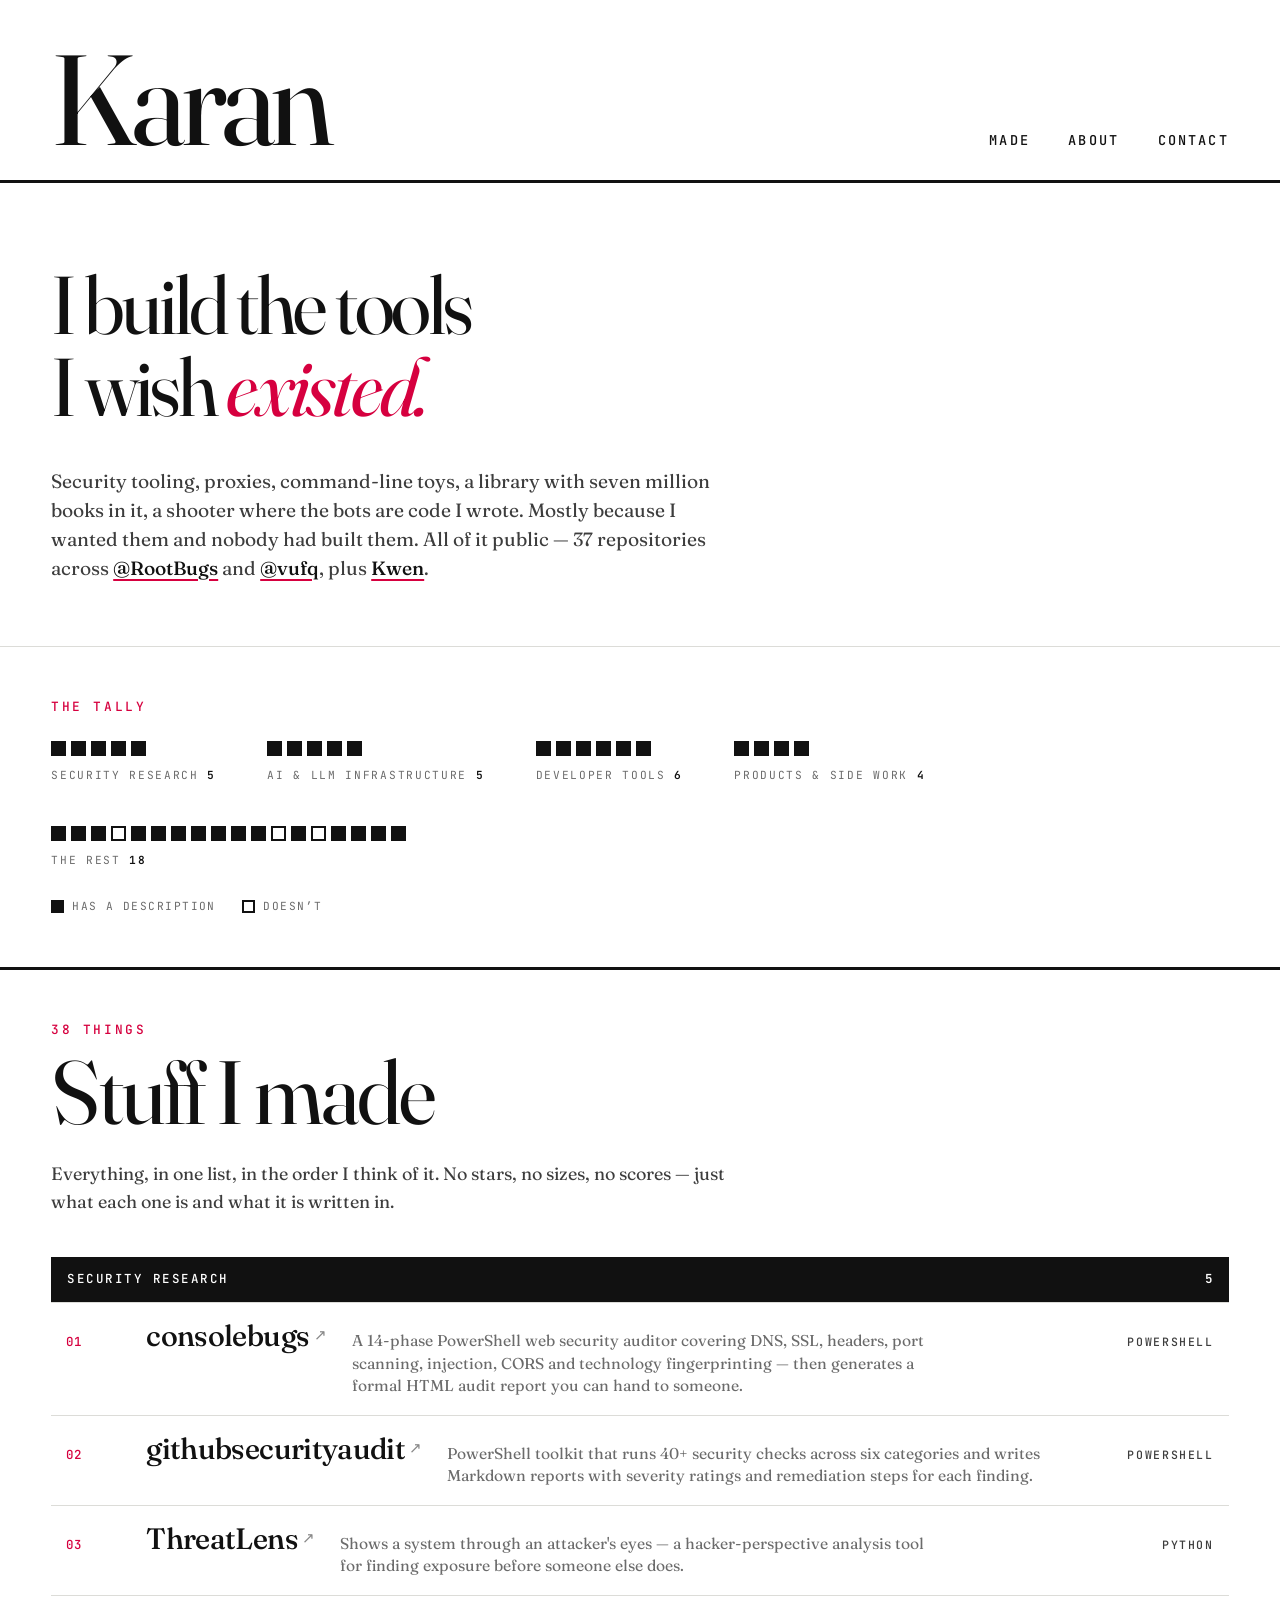
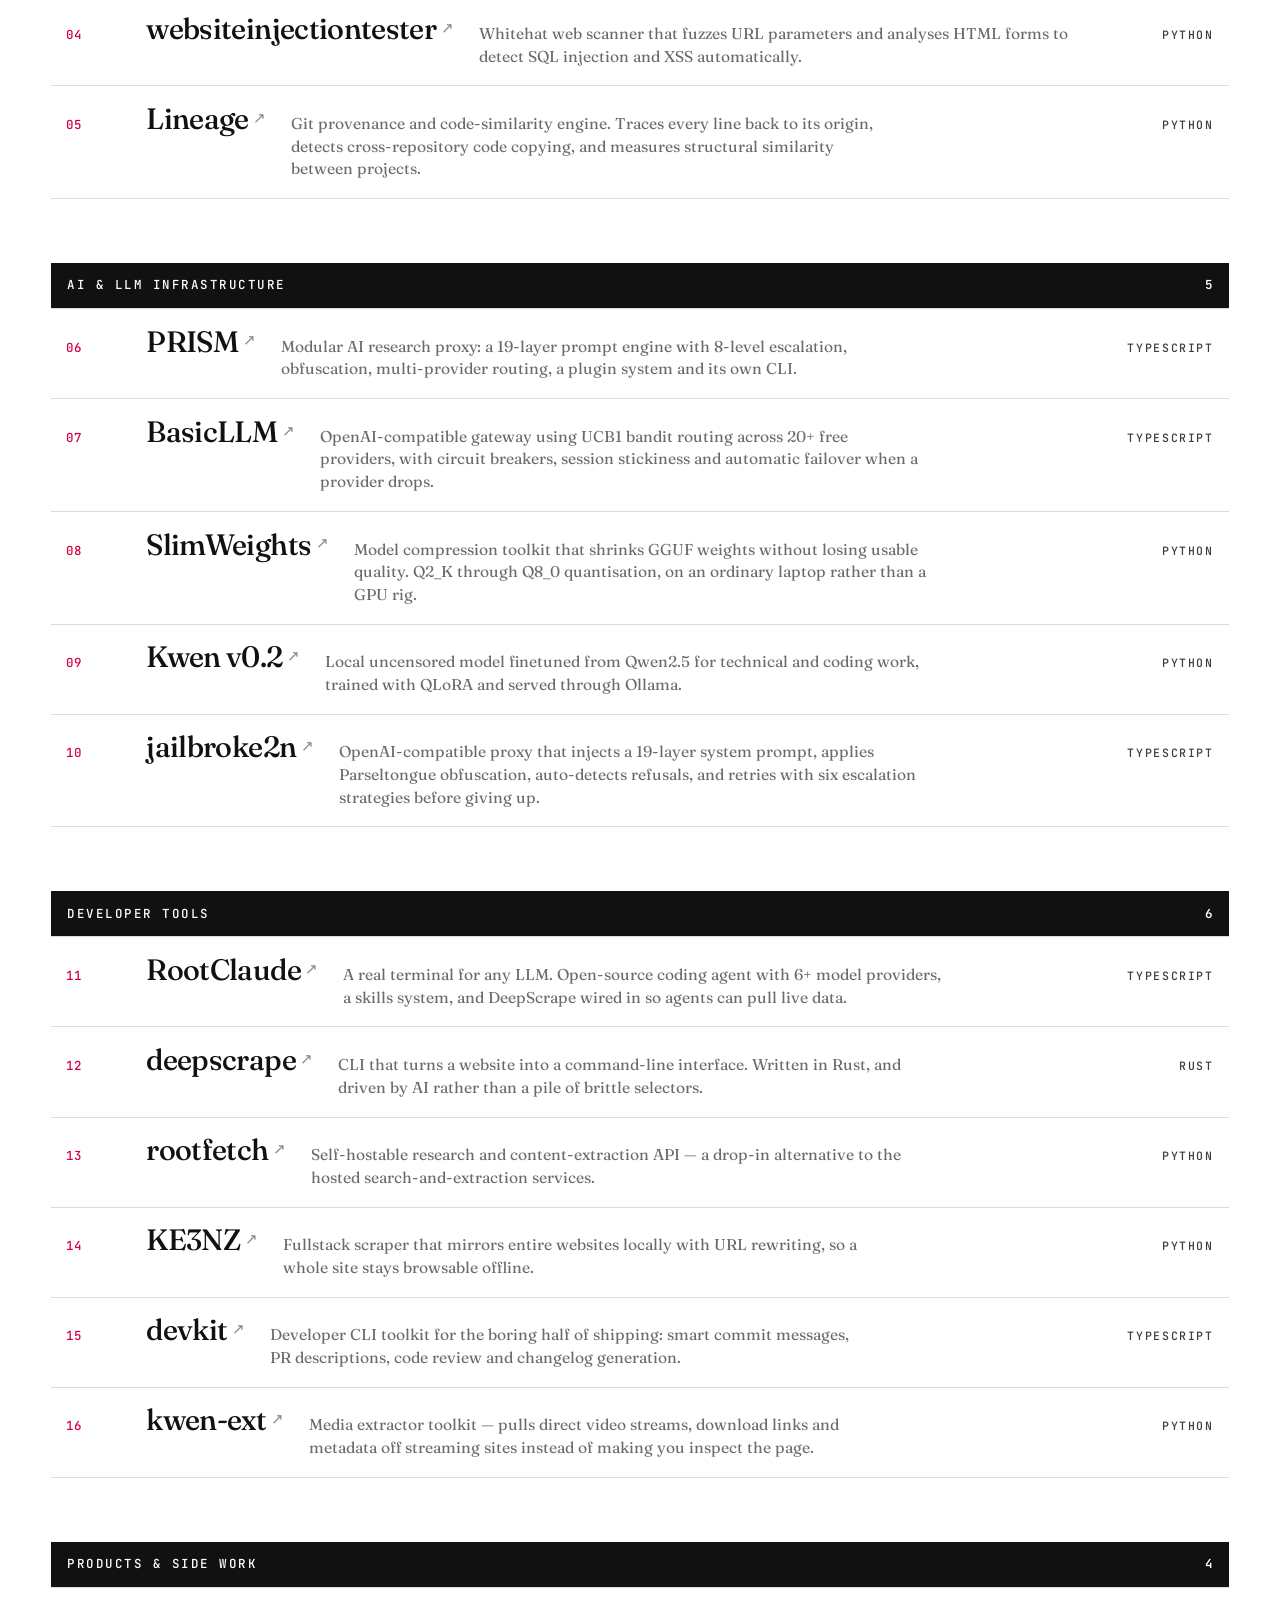
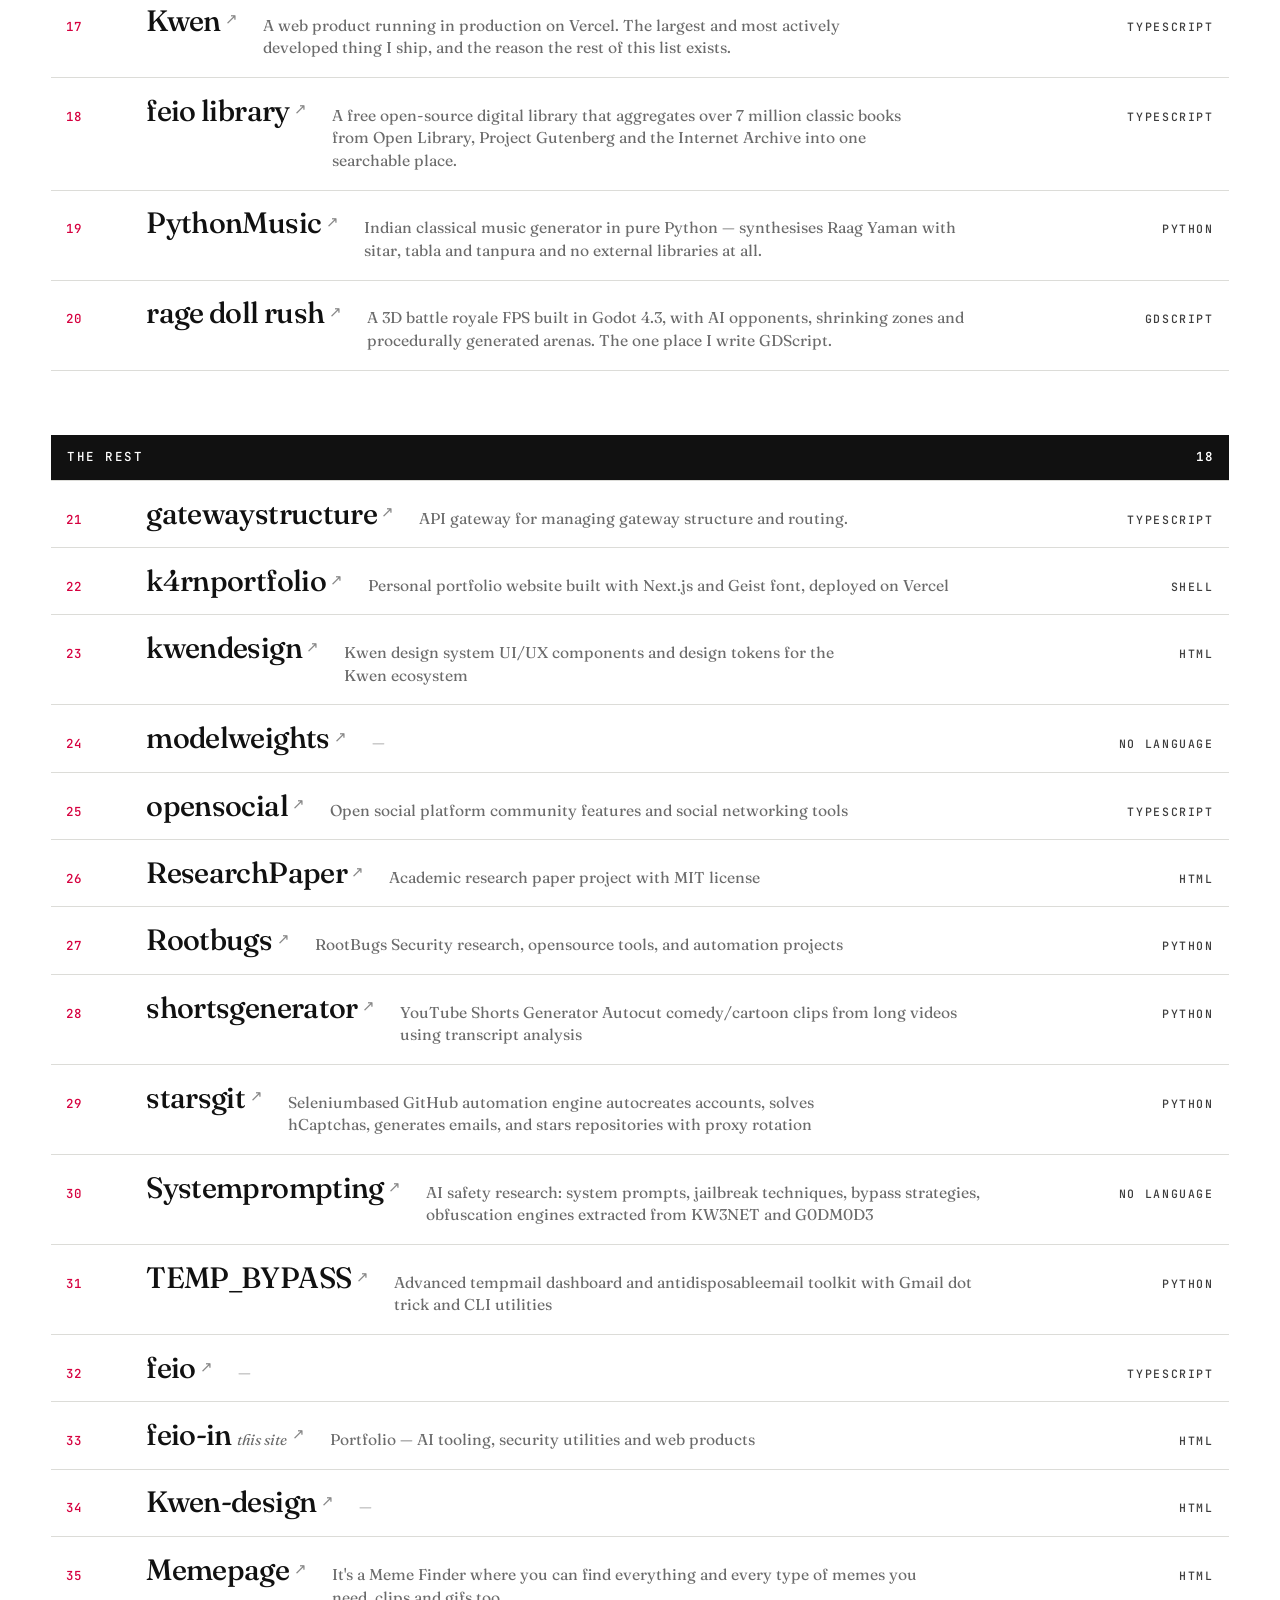
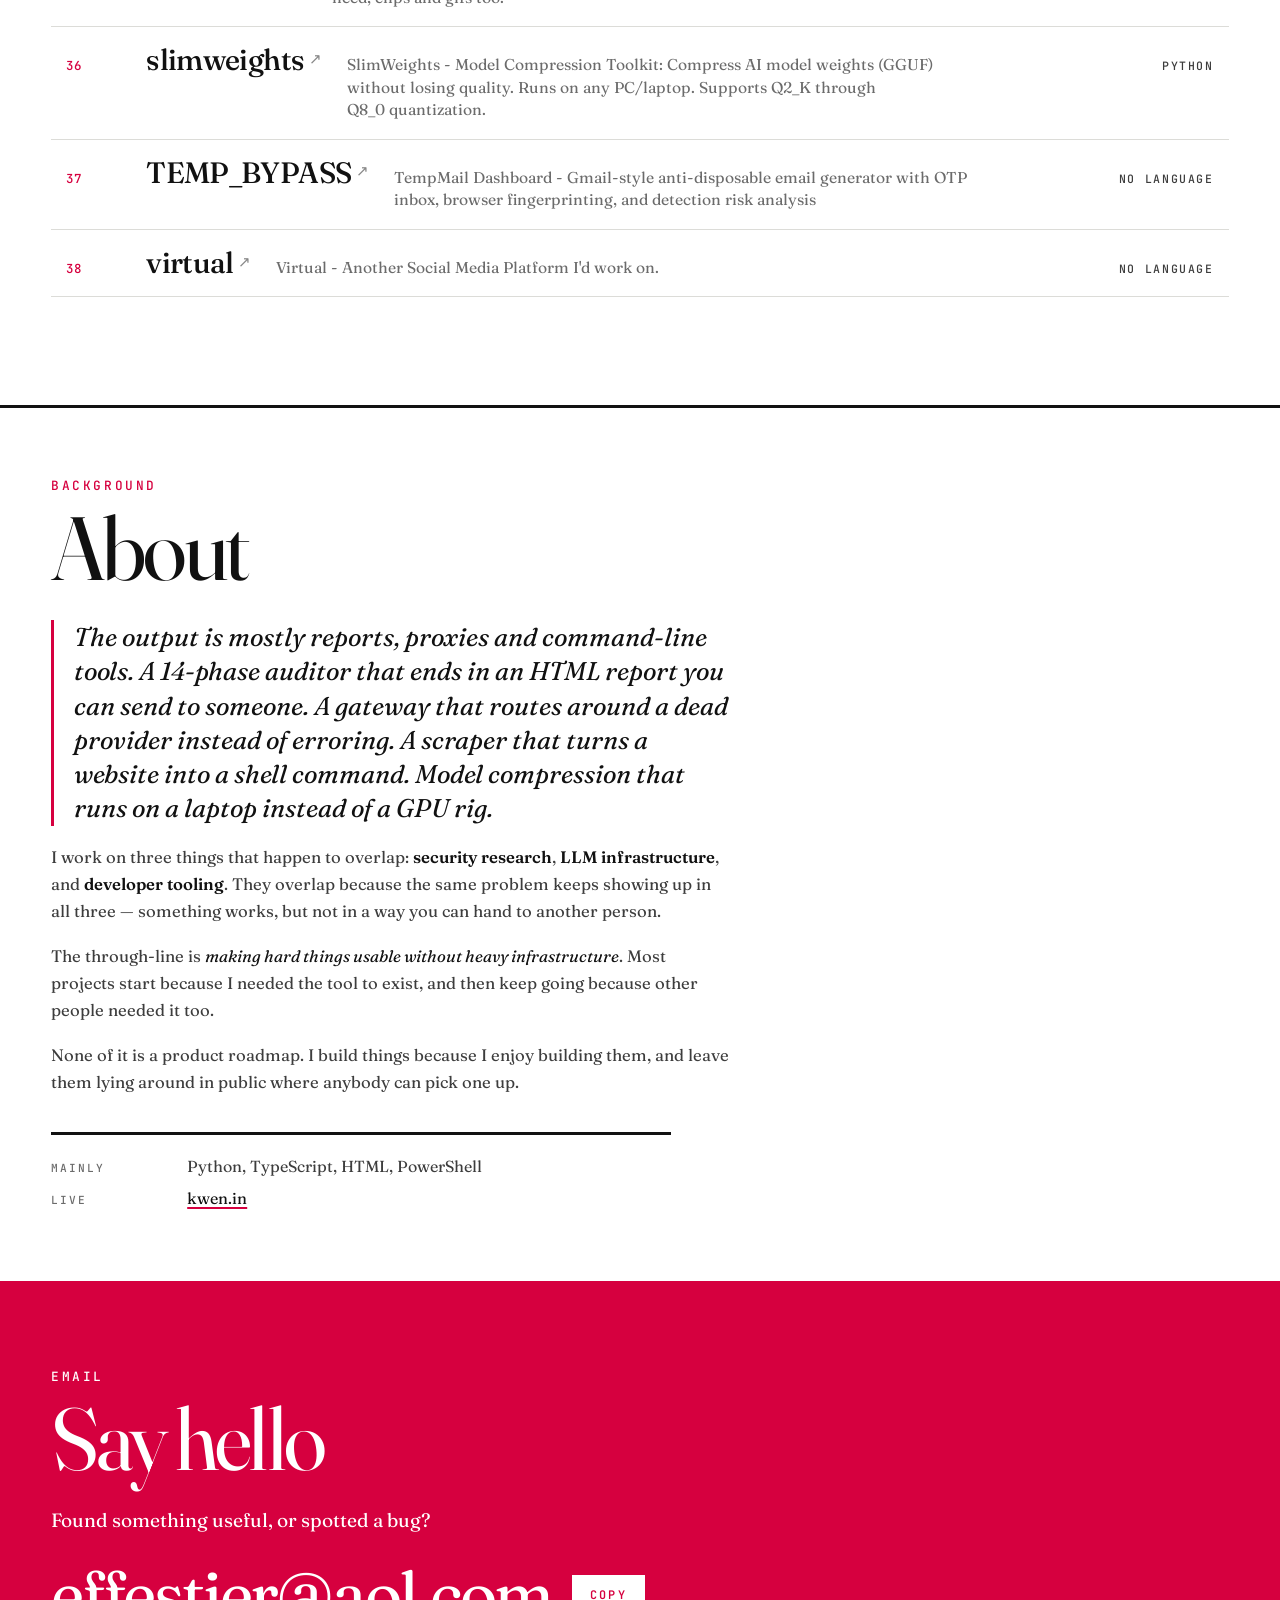
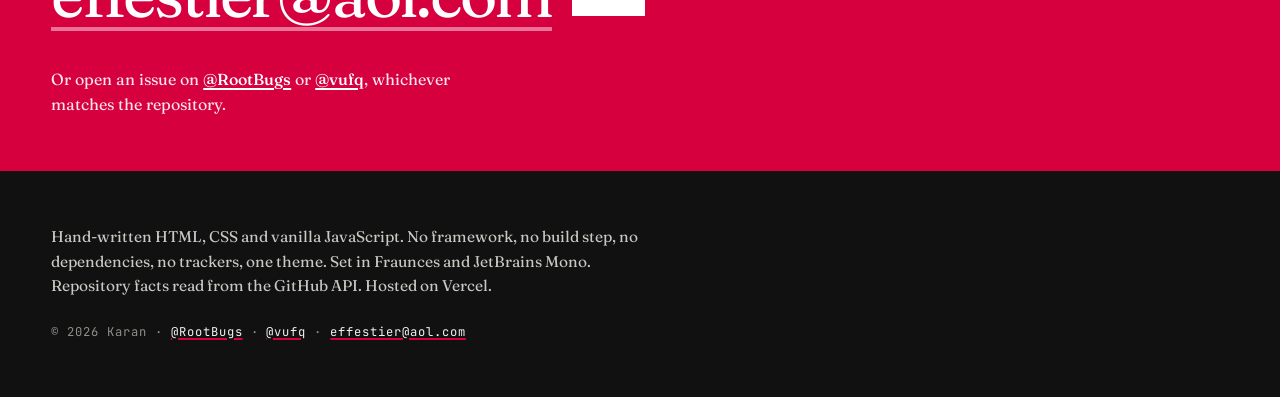
<file: index.html>
<!DOCTYPE html>
<html lang="en">
<head>
<meta charset="utf-8">
<meta name="viewport" content="width=device-width, initial-scale=1">

<title>Karan — I build the tools I wish existed</title>
<meta name="description" content="Security tooling, proxies, command-line tools, a seven-million-book library and a few games. 37 public repositories and a couple of products, all of it made for the joy of it.">
<meta name="author" content="Karan">
<meta name="theme-color" content="#ffffff">
<link rel="canonical" href="https://feio.in/">

<meta property="og:type" content="profile">
<meta property="og:url" content="https://feio.in/">
<meta property="og:title" content="Karan — I build the tools I wish existed">
<meta property="og:description" content="38 things I made and put out in the world. 37 public repositories, plus Kwen.">
<meta property="og:image" content="https://feio.in/assets/img/og.png">
<meta name="twitter:card" content="summary_large_image">
<meta name="twitter:title" content="Karan — I build the tools I wish existed">
<meta name="twitter:description" content="38 things I made and put out in the world.">
<meta name="twitter:image" content="https://feio.in/assets/img/og.png">

<link rel="icon" href="/assets/img/favicon.svg" type="image/svg+xml">
<link rel="apple-touch-icon" href="/assets/img/icon-192.png">
<link rel="manifest" href="/site.webmanifest">
<link rel="preload" href="/assets/fonts/fraunces.woff2" as="font" type="font/woff2" crossorigin>
<link rel="preload" href="/assets/fonts/jetbrains-mono.woff2" as="font" type="font/woff2" crossorigin>
<link rel="stylesheet" href="/assets/css/styles.css">

<script type="application/ld+json">
{
  "@context": "https://schema.org",
  "@graph": [
    {
      "@type": "Person",
      "@id": "https://feio.in/#person",
      "name": "Karan",
      "url": "https://feio.in/",
      "sameAs": [
        "https://github.com/RootBugs",
        "https://github.com/vufq"
      ],
      "knowsAbout": [
        "Security research",
        "LLM infrastructure",
        "AI tooling",
        "Open-source developer tools",
        "Web scraping",
        "Python",
        "TypeScript",
        "Rust",
        "PowerShell"
      ]
    },
    {
      "@type": "WebSite",
      "@id": "https://feio.in/#website",
      "url": "https://feio.in/",
      "name": "Karan — I build the tools I wish existed",
      "inLanguage": "en"
    }
  ]
}
</script>
</head>

<body>
<a class="skip" href="#main">Skip to content</a>

<header class="mast" id="top">
  <div class="shell mast-inner">
    <a class="mast-name" href="#top">Karan</a>
    <nav class="mast-nav" id="primaryNav" aria-label="Primary">
      <a href="#index">Made</a>
      <a href="#about">About</a>
      <a href="#hello">Contact</a>
    </nav>
  </div>
</header>
<div class="rule"></div>

<main id="main">

  <section class="statement">
    <div class="shell">
      <h1>I build the tools<br>I wish <em>existed.</em></h1>
      <p class="lede-p">
        Security tooling, proxies, command-line toys, a library with seven
        million books in it, a shooter where the bots are code I wrote.
        Mostly because I wanted them and nobody had built them. All of it
        public &mdash; 37 repositories across
        <a href="https://github.com/RootBugs" target="_blank" rel="noopener noreferrer">@RootBugs</a>
        and
        <a href="https://github.com/vufq" target="_blank" rel="noopener noreferrer">@vufq</a>,
        plus <a href="https://kwen.in" target="_blank" rel="noopener noreferrer">Kwen</a>.
      </p>
    </div>
  </section>

  <div class="rule rule--hair"></div>

  <section class="tally" aria-labelledby="tally-k">
    <div class="shell">
      <p class="kicker" id="tally-k">The tally</p>
      <p class="sr-only">38 things in total, drawn as squares and grouped into 5 sections. 35 have a description, 3 do not.</p>
      <div class="tally-row">
        <div class="cluster">
          <span class="marks" aria-hidden="true"><i></i><i></i><i></i><i></i><i></i></span>
          <span class="cluster-cap">Security research <b>5</b></span>
        </div>
        <div class="cluster">
          <span class="marks" aria-hidden="true"><i></i><i></i><i></i><i></i><i></i></span>
          <span class="cluster-cap">AI &amp; LLM infrastructure <b>5</b></span>
        </div>
        <div class="cluster">
          <span class="marks" aria-hidden="true"><i></i><i></i><i></i><i></i><i></i><i></i></span>
          <span class="cluster-cap">Developer tools <b>6</b></span>
        </div>
        <div class="cluster">
          <span class="marks" aria-hidden="true"><i></i><i></i><i></i><i></i></span>
          <span class="cluster-cap">Products &amp; side work <b>4</b></span>
        </div>
        <div class="cluster">
          <span class="marks" aria-hidden="true"><i></i><i></i><i></i><i class="hollow"></i><i></i><i></i><i></i><i></i><i></i><i></i><i></i><i class="hollow"></i><i></i><i class="hollow"></i><i></i><i></i><i></i><i></i></span>
          <span class="cluster-cap">The rest <b>18</b></span>
        </div>
      </div>
      <p class="tally-legend">
        <span><i></i>has a description</span>
        <span><i class="hollow"></i>doesn&rsquo;t</span>
      </p>
    </div>
  </section>

  <div class="rule"></div>

  <section id="index" class="index">
    <div class="shell">
      <p class="kicker">38 things</p>
      <h2 class="huge">Stuff I made</h2>
      <p class="section-intro">
        Everything, in one list, in the order I think of it. No stars, no sizes,
        no scores &mdash; just what each one is and what it is written in.
      </p>

      <h3 class="grp">Security research <b>5</b></h3>
      <ol class="track">
        <li><a class="item" href="https://github.com/RootBugs/consolebugs" target="_blank" rel="noopener noreferrer">
          <span class="item-n">01</span>
          <span class="item-name">consolebugs<span class="ext" aria-hidden="true">&#8599;</span></span>
          <span class="item-desc">A 14-phase PowerShell web security auditor covering DNS, SSL, headers, port scanning, injection, CORS and technology fingerprinting — then generates a formal HTML audit report you can hand to someone.</span>
          <span class="item-lang">PowerShell</span>
        </a></li>
        <li><a class="item" href="https://github.com/RootBugs/githubsecurityaudit" target="_blank" rel="noopener noreferrer">
          <span class="item-n">02</span>
          <span class="item-name">githubsecurityaudit<span class="ext" aria-hidden="true">&#8599;</span></span>
          <span class="item-desc">PowerShell toolkit that runs 40+ security checks across six categories and writes Markdown reports with severity ratings and remediation steps for each finding.</span>
          <span class="item-lang">PowerShell</span>
        </a></li>
        <li><a class="item" href="https://github.com/vufq/threatlens" target="_blank" rel="noopener noreferrer">
          <span class="item-n">03</span>
          <span class="item-name">ThreatLens<span class="ext" aria-hidden="true">&#8599;</span></span>
          <span class="item-desc">Shows a system through an attacker's eyes — a hacker-perspective analysis tool for finding exposure before someone else does.</span>
          <span class="item-lang">Python</span>
        </a></li>
        <li><a class="item" href="https://github.com/RootBugs/websiteinjectiontester" target="_blank" rel="noopener noreferrer">
          <span class="item-n">04</span>
          <span class="item-name">websiteinjectiontester<span class="ext" aria-hidden="true">&#8599;</span></span>
          <span class="item-desc">Whitehat web scanner that fuzzes URL parameters and analyses HTML forms to detect SQL injection and XSS automatically.</span>
          <span class="item-lang">Python</span>
        </a></li>
        <li><a class="item" href="https://github.com/RootBugs/lineage" target="_blank" rel="noopener noreferrer">
          <span class="item-n">05</span>
          <span class="item-name">Lineage<span class="ext" aria-hidden="true">&#8599;</span></span>
          <span class="item-desc">Git provenance and code-similarity engine. Traces every line back to its origin, detects cross-repository code copying, and measures structural similarity between projects.</span>
          <span class="item-lang">Python</span>
        </a></li>
      </ol>

      <h3 class="grp">AI &amp; LLM infrastructure <b>5</b></h3>
      <ol class="track">
        <li><a class="item" href="https://github.com/RootBugs/prism" target="_blank" rel="noopener noreferrer">
          <span class="item-n">06</span>
          <span class="item-name">PRISM<span class="ext" aria-hidden="true">&#8599;</span></span>
          <span class="item-desc">Modular AI research proxy: a 19-layer prompt engine with 8-level escalation, obfuscation, multi-provider routing, a plugin system and its own CLI.</span>
          <span class="item-lang">TypeScript</span>
        </a></li>
        <li><a class="item" href="https://github.com/RootBugs/BasicLLM" target="_blank" rel="noopener noreferrer">
          <span class="item-n">07</span>
          <span class="item-name">BasicLLM<span class="ext" aria-hidden="true">&#8599;</span></span>
          <span class="item-desc">OpenAI-compatible gateway using UCB1 bandit routing across 20+ free providers, with circuit breakers, session stickiness and automatic failover when a provider drops.</span>
          <span class="item-lang">TypeScript</span>
        </a></li>
        <li><a class="item" href="https://github.com/RootBugs/slimweights" target="_blank" rel="noopener noreferrer">
          <span class="item-n">08</span>
          <span class="item-name">SlimWeights<span class="ext" aria-hidden="true">&#8599;</span></span>
          <span class="item-desc">Model compression toolkit that shrinks GGUF weights without losing usable quality. Q2_K through Q8_0 quantisation, on an ordinary laptop rather than a GPU rig.</span>
          <span class="item-lang">Python</span>
        </a></li>
        <li><a class="item" href="https://github.com/RootBugs/kwenv0.2model" target="_blank" rel="noopener noreferrer">
          <span class="item-n">09</span>
          <span class="item-name">Kwen v0.2<span class="ext" aria-hidden="true">&#8599;</span></span>
          <span class="item-desc">Local uncensored model finetuned from Qwen2.5 for technical and coding work, trained with QLoRA and served through Ollama.</span>
          <span class="item-lang">Python</span>
        </a></li>
        <li><a class="item" href="https://github.com/RootBugs/jailbroke2n" target="_blank" rel="noopener noreferrer">
          <span class="item-n">10</span>
          <span class="item-name">jailbroke2n<span class="ext" aria-hidden="true">&#8599;</span></span>
          <span class="item-desc">OpenAI-compatible proxy that injects a 19-layer system prompt, applies Parseltongue obfuscation, auto-detects refusals, and retries with six escalation strategies before giving up.</span>
          <span class="item-lang">TypeScript</span>
        </a></li>
      </ol>

      <h3 class="grp">Developer tools <b>6</b></h3>
      <ol class="track">
        <li><a class="item" href="https://github.com/RootBugs/Rootclaude" target="_blank" rel="noopener noreferrer">
          <span class="item-n">11</span>
          <span class="item-name">RootClaude<span class="ext" aria-hidden="true">&#8599;</span></span>
          <span class="item-desc">A real terminal for any LLM. Open-source coding agent with 6+ model providers, a skills system, and DeepScrape wired in so agents can pull live data.</span>
          <span class="item-lang">TypeScript</span>
        </a></li>
        <li><a class="item" href="https://github.com/RootBugs/deepscrape" target="_blank" rel="noopener noreferrer">
          <span class="item-n">12</span>
          <span class="item-name">deepscrape<span class="ext" aria-hidden="true">&#8599;</span></span>
          <span class="item-desc">CLI that turns a website into a command-line interface. Written in Rust, and driven by AI rather than a pile of brittle selectors.</span>
          <span class="item-lang">Rust</span>
        </a></li>
        <li><a class="item" href="https://github.com/RootBugs/rootfetch" target="_blank" rel="noopener noreferrer">
          <span class="item-n">13</span>
          <span class="item-name">rootfetch<span class="ext" aria-hidden="true">&#8599;</span></span>
          <span class="item-desc">Self-hostable research and content-extraction API — a drop-in alternative to the hosted search-and-extraction services.</span>
          <span class="item-lang">Python</span>
        </a></li>
        <li><a class="item" href="https://github.com/RootBugs/KE3NZ" target="_blank" rel="noopener noreferrer">
          <span class="item-n">14</span>
          <span class="item-name">KE3NZ<span class="ext" aria-hidden="true">&#8599;</span></span>
          <span class="item-desc">Fullstack scraper that mirrors entire websites locally with URL rewriting, so a whole site stays browsable offline.</span>
          <span class="item-lang">Python</span>
        </a></li>
        <li><a class="item" href="https://github.com/RootBugs/devkit" target="_blank" rel="noopener noreferrer">
          <span class="item-n">15</span>
          <span class="item-name">devkit<span class="ext" aria-hidden="true">&#8599;</span></span>
          <span class="item-desc">Developer CLI toolkit for the boring half of shipping: smart commit messages, PR descriptions, code review and changelog generation.</span>
          <span class="item-lang">TypeScript</span>
        </a></li>
        <li><a class="item" href="https://github.com/vufq/kwen-ext" target="_blank" rel="noopener noreferrer">
          <span class="item-n">16</span>
          <span class="item-name">kwen-ext<span class="ext" aria-hidden="true">&#8599;</span></span>
          <span class="item-desc">Media extractor toolkit — pulls direct video streams, download links and metadata off streaming sites instead of making you inspect the page.</span>
          <span class="item-lang">Python</span>
        </a></li>
      </ol>

      <h3 class="grp">Products &amp; side work <b>4</b></h3>
      <ol class="track">
        <li><a class="item" href="https://kwen.in" target="_blank" rel="noopener noreferrer">
          <span class="item-n">17</span>
          <span class="item-name">Kwen<span class="ext" aria-hidden="true">&#8599;</span></span>
          <span class="item-desc">A web product running in production on Vercel. The largest and most actively developed thing I ship, and the reason the rest of this list exists.</span>
          <span class="item-lang">TypeScript</span>
        </a></li>
        <li><a class="item" href="https://github.com/RootBugs/feio" target="_blank" rel="noopener noreferrer">
          <span class="item-n">18</span>
          <span class="item-name">feio library<span class="ext" aria-hidden="true">&#8599;</span></span>
          <span class="item-desc">A free open-source digital library that aggregates over 7 million classic books from Open Library, Project Gutenberg and the Internet Archive into one searchable place.</span>
          <span class="item-lang">TypeScript</span>
        </a></li>
        <li><a class="item" href="https://github.com/RootBugs/PythonMusic" target="_blank" rel="noopener noreferrer">
          <span class="item-n">19</span>
          <span class="item-name">PythonMusic<span class="ext" aria-hidden="true">&#8599;</span></span>
          <span class="item-desc">Indian classical music generator in pure Python — synthesises Raag Yaman with sitar, tabla and tanpura and no external libraries at all.</span>
          <span class="item-lang">Python</span>
        </a></li>
        <li><a class="item" href="https://github.com/RootBugs/ragedollrush" target="_blank" rel="noopener noreferrer">
          <span class="item-n">20</span>
          <span class="item-name">rage doll rush<span class="ext" aria-hidden="true">&#8599;</span></span>
          <span class="item-desc">A 3D battle royale FPS built in Godot 4.3, with AI opponents, shrinking zones and procedurally generated arenas. The one place I write GDScript.</span>
          <span class="item-lang">GDScript</span>
        </a></li>
      </ol>

      <h3 class="grp">The rest <b>18</b></h3>
      <ol class="track">
        <li><a class="item" href="https://github.com/RootBugs/gatewaystructure" target="_blank" rel="noopener noreferrer">
          <span class="item-n">21</span>
          <span class="item-name">gatewaystructure<span class="ext" aria-hidden="true">&#8599;</span></span>
          <span class="item-desc">API gateway for managing gateway structure and routing.</span>
          <span class="item-lang">TypeScript</span>
        </a></li>
        <li><a class="item" href="https://github.com/RootBugs/k4rnportfolio" target="_blank" rel="noopener noreferrer">
          <span class="item-n">22</span>
          <span class="item-name">k4rnportfolio<span class="ext" aria-hidden="true">&#8599;</span></span>
          <span class="item-desc">Personal portfolio website built with Next.js and Geist font, deployed on Vercel</span>
          <span class="item-lang">Shell</span>
        </a></li>
        <li><a class="item" href="https://github.com/RootBugs/kwendesign" target="_blank" rel="noopener noreferrer">
          <span class="item-n">23</span>
          <span class="item-name">kwendesign<span class="ext" aria-hidden="true">&#8599;</span></span>
          <span class="item-desc">Kwen design system UI/UX components and design tokens for the Kwen ecosystem</span>
          <span class="item-lang">HTML</span>
        </a></li>
        <li><a class="item" href="https://github.com/RootBugs/modelweights" target="_blank" rel="noopener noreferrer">
          <span class="item-n">24</span>
          <span class="item-name">modelweights<span class="ext" aria-hidden="true">&#8599;</span></span>
          <span class="item-desc"></span>
          <span class="item-lang">no language</span>
        </a></li>
        <li><a class="item" href="https://github.com/RootBugs/opensocial" target="_blank" rel="noopener noreferrer">
          <span class="item-n">25</span>
          <span class="item-name">opensocial<span class="ext" aria-hidden="true">&#8599;</span></span>
          <span class="item-desc">Open social platform community features and social networking tools</span>
          <span class="item-lang">TypeScript</span>
        </a></li>
        <li><a class="item" href="https://github.com/RootBugs/ResearchPaper" target="_blank" rel="noopener noreferrer">
          <span class="item-n">26</span>
          <span class="item-name">ResearchPaper<span class="ext" aria-hidden="true">&#8599;</span></span>
          <span class="item-desc">Academic research paper project with MIT license</span>
          <span class="item-lang">HTML</span>
        </a></li>
        <li><a class="item" href="https://github.com/RootBugs/Rootbugs" target="_blank" rel="noopener noreferrer">
          <span class="item-n">27</span>
          <span class="item-name">Rootbugs<span class="ext" aria-hidden="true">&#8599;</span></span>
          <span class="item-desc">RootBugs Security research, opensource tools, and automation projects</span>
          <span class="item-lang">Python</span>
        </a></li>
        <li><a class="item" href="https://github.com/RootBugs/shortsgenerator" target="_blank" rel="noopener noreferrer">
          <span class="item-n">28</span>
          <span class="item-name">shortsgenerator<span class="ext" aria-hidden="true">&#8599;</span></span>
          <span class="item-desc">YouTube Shorts Generator Autocut comedy/cartoon clips from long videos using transcript analysis</span>
          <span class="item-lang">Python</span>
        </a></li>
        <li><a class="item" href="https://github.com/RootBugs/starsgit" target="_blank" rel="noopener noreferrer">
          <span class="item-n">29</span>
          <span class="item-name">starsgit<span class="ext" aria-hidden="true">&#8599;</span></span>
          <span class="item-desc">Seleniumbased GitHub automation engine autocreates accounts, solves hCaptchas, generates emails, and stars repositories with proxy rotation</span>
          <span class="item-lang">Python</span>
        </a></li>
        <li><a class="item" href="https://github.com/RootBugs/Systemprompting" target="_blank" rel="noopener noreferrer">
          <span class="item-n">30</span>
          <span class="item-name">Systemprompting<span class="ext" aria-hidden="true">&#8599;</span></span>
          <span class="item-desc">AI safety research: system prompts, jailbreak techniques, bypass strategies, obfuscation engines extracted from KW3NET and G0DM0D3</span>
          <span class="item-lang">no language</span>
        </a></li>
        <li><a class="item" href="https://github.com/RootBugs/TEMP_BYPASS" target="_blank" rel="noopener noreferrer">
          <span class="item-n">31</span>
          <span class="item-name">TEMP_BYPASS<span class="ext" aria-hidden="true">&#8599;</span></span>
          <span class="item-desc">Advanced tempmail dashboard and antidisposableemail toolkit with Gmail dot trick and CLI utilities</span>
          <span class="item-lang">Python</span>
        </a></li>
        <li><a class="item" href="https://github.com/vufq/feio" target="_blank" rel="noopener noreferrer">
          <span class="item-n">32</span>
          <span class="item-name">feio<span class="ext" aria-hidden="true">&#8599;</span></span>
          <span class="item-desc"></span>
          <span class="item-lang">TypeScript</span>
        </a></li>
        <li><a class="item" href="https://github.com/vufq/feio-in" target="_blank" rel="noopener noreferrer">
          <span class="item-n">33</span>
          <span class="item-name">feio-in <span class="item-self">this site</span><span class="ext" aria-hidden="true">&#8599;</span></span>
          <span class="item-desc">Portfolio — AI tooling, security utilities and web products</span>
          <span class="item-lang">HTML</span>
        </a></li>
        <li><a class="item" href="https://github.com/vufq/Kwen-design" target="_blank" rel="noopener noreferrer">
          <span class="item-n">34</span>
          <span class="item-name">Kwen-design<span class="ext" aria-hidden="true">&#8599;</span></span>
          <span class="item-desc"></span>
          <span class="item-lang">HTML</span>
        </a></li>
        <li><a class="item" href="https://github.com/vufq/Memepage" target="_blank" rel="noopener noreferrer">
          <span class="item-n">35</span>
          <span class="item-name">Memepage<span class="ext" aria-hidden="true">&#8599;</span></span>
          <span class="item-desc">It's a Meme Finder where you can find everything and every type of memes you need, clips and gifs too.</span>
          <span class="item-lang">HTML</span>
        </a></li>
        <li><a class="item" href="https://github.com/vufq/slimweights" target="_blank" rel="noopener noreferrer">
          <span class="item-n">36</span>
          <span class="item-name">slimweights<span class="ext" aria-hidden="true">&#8599;</span></span>
          <span class="item-desc">SlimWeights - Model Compression Toolkit: Compress AI model weights (GGUF) without losing quality. Runs on any PC/laptop. Supports Q2_K through Q8_0 quantization.</span>
          <span class="item-lang">Python</span>
        </a></li>
        <li><a class="item" href="https://github.com/vufq/TEMP_BYPASS" target="_blank" rel="noopener noreferrer">
          <span class="item-n">37</span>
          <span class="item-name">TEMP_BYPASS<span class="ext" aria-hidden="true">&#8599;</span></span>
          <span class="item-desc">TempMail Dashboard - Gmail-style anti-disposable email generator with OTP inbox, browser fingerprinting, and detection risk analysis</span>
          <span class="item-lang">no language</span>
        </a></li>
        <li><a class="item" href="https://github.com/vufq/virtual" target="_blank" rel="noopener noreferrer">
          <span class="item-n">38</span>
          <span class="item-name">virtual<span class="ext" aria-hidden="true">&#8599;</span></span>
          <span class="item-desc">Virtual - Another Social Media Platform I'd work on.</span>
          <span class="item-lang">no language</span>
        </a></li>
      </ol>

    </div>
  </section>

  <div class="rule"></div>

  <section id="about" class="about">
    <div class="shell">
      <p class="kicker">Background</p>
      <h2 class="huge">About</h2>
      <div class="prose">
        <p class="pull">
          The output is mostly reports, proxies and command-line tools. A
          14-phase auditor that ends in an HTML report you can send to
          someone. A gateway that routes around a dead provider instead of
          erroring. A scraper that turns a website into a shell command. Model
          compression that runs on a laptop instead of a GPU rig.
        </p>
        <p>
          I work on three things that happen to overlap:
          <strong>security research</strong>,
          <strong>LLM infrastructure</strong>, and
          <strong>developer tooling</strong>. They overlap because the same
          problem keeps showing up in all three &mdash; something works, but not
          in a way you can hand to another person.
        </p>
        <p>
          The through-line is <em>making hard things usable without heavy
          infrastructure</em>. Most projects start because I needed the tool to
          exist, and then keep going because other people needed it too.
        </p>
        <p>
          None of it is a product roadmap. I build things because I enjoy
          building them, and leave them lying around in public where anybody
          can pick one up.
        </p>
      </div>
      <dl class="facts">
        <div><dt>Mainly</dt><dd>Python, TypeScript, HTML, PowerShell</dd></div>
        <div><dt>Live</dt><dd><a href="https://kwen.in" target="_blank" rel="noopener noreferrer">kwen.in</a></dd></div>
      </dl>
    </div>
  </section>

  <section id="hello" class="hello">
    <div class="shell">
      <p class="kicker">Email</p>
      <h2>Say hello</h2>
      <p class="hello-lead">Found something useful, or spotted a bug?</p>
      <p class="mail">
        <a href="mailto:effestier@aol.com">effestier@aol.com</a>
        <button class="copy" id="copyEmail" type="button" data-email="effestier@aol.com">copy</button>
      </p>
      <p class="hello-alt">
        Or open an issue on
        <a href="https://github.com/RootBugs" target="_blank" rel="noopener noreferrer">@RootBugs</a>
        or
        <a href="https://github.com/vufq" target="_blank" rel="noopener noreferrer">@vufq</a>,
        whichever matches the repository.
      </p>
    </div>
  </section>

</main>

<footer class="colophon">
  <div class="shell">
    <p>
      Hand-written HTML, CSS and vanilla JavaScript. No framework, no build
      step, no dependencies, no trackers, one theme. Set in Fraunces and
      JetBrains Mono. Repository facts read from the GitHub API. Hosted on
      Vercel.
    </p>
    <p class="fine">
      &copy; 2026 Karan &middot;
      <a href="https://github.com/RootBugs" target="_blank" rel="noopener noreferrer">@RootBugs</a> &middot;
      <a href="https://github.com/vufq" target="_blank" rel="noopener noreferrer">@vufq</a> &middot;
      <a href="mailto:effestier@aol.com">effestier@aol.com</a>
    </p>
  </div>
</footer>

<script src="/assets/js/main.js"></script>
</body>
</html>
</file>
<file: assets/css/styles.css>
/* =========================================================================
   feio.in — "the sheet"
   One full-width sheet of white paper. Three inks only: paper, ink, spot.
   No margin column, no bands, no card grid, no theme toggle, no gradients,
   no shadows, no glass. Structure is rules, type scale and one crimson.
   ========================================================================= */

/* ---------- faces ---------- */
@font-face {
  font-family: "Fraunces";
  src: url("../fonts/fraunces.woff2") format("woff2-variations");
  font-weight: 300 900;
  font-style: normal;
  font-display: swap;
}
@font-face {
  font-family: "Fraunces";
  src: url("../fonts/fraunces-italic.woff2") format("woff2-variations");
  font-weight: 300 900;
  font-style: italic;
  font-display: swap;
}
@font-face {
  font-family: "JetBrains Mono";
  src: url("../fonts/jetbrains-mono.woff2") format("woff2-variations");
  font-weight: 100 800;
  font-style: normal;
  font-display: swap;
}

/* ---------- tokens ---------- */
:root {
  --paper: #ffffff;
  --paper-2: #f4f4f1;
  --ink: #111111;
  --ink-2: #3d3d3d;
  --ink-3: #6b6b6b;
  --ink-4: #9a9a9a;
  --line: #111111;
  --line-soft: #dcdcd8;
  --accent: #d6003f;
  --on-accent: #ffffff;
  --on-ink: #ffffff;

  --measure: 62ch;
  --shell: 84rem;
  --gutter: clamp(1.15rem, 4vw, 3.5rem);

  --serif: "Fraunces", "Iowan Old Style", Georgia, "Times New Roman", serif;
  --mono: "JetBrains Mono", ui-monospace, SFMono-Regular, Menlo, Consolas, monospace;

  --dur: 130ms;
  --ease-out: cubic-bezier(.16, 1, .3, 1);

  color-scheme: light;
}

/* ---------- reset ---------- */
*, *::before, *::after { box-sizing: border-box; }

html {
  -webkit-text-size-adjust: 100%;
  scroll-behavior: smooth;
}

body {
  margin: 0;
  background: var(--paper);
  color: var(--ink);
  font-family: var(--serif);
  font-variation-settings: "opsz" 14, "SOFT" 0, "WONK" 0;
  font-synthesis-weight: none;
  text-rendering: optimizeLegibility;
  -webkit-font-smoothing: antialiased;
  overflow-x: hidden;
}

img, svg { display: block; max-width: 100%; }

a { color: inherit; }

:focus-visible {
  outline: 3px solid var(--accent);
  outline-offset: 3px;
}

::selection { background: var(--accent); color: var(--on-accent); }

/* ---------- primitives ---------- */
.shell {
  width: min(100% - (var(--gutter) * 2), var(--shell));
  margin-inline: auto;
}

.rule { height: 3px; background: var(--line); }
.rule--hair { height: 1px; background: var(--line-soft); }
.rule--spot { background: var(--accent); }

.kicker {
  margin: 0;
  font: 500 .8rem/1 var(--mono);
  letter-spacing: .2em;
  text-transform: uppercase;
  color: var(--accent);
}

.sr-only {
  position: absolute;
  width: 1px; height: 1px;
  padding: 0; margin: -1px;
  overflow: hidden;
  clip-path: inset(50%);
  white-space: nowrap;
  border: 0;
}

.skip {
  position: absolute;
  left: 0;
  top: 0;
  width: 1px;
  height: 1px;
  margin: -1px;
  padding: 0;
  overflow: hidden;
  clip-path: inset(50%);
  white-space: nowrap;
  z-index: 10;
  background: var(--ink);
  color: var(--on-ink);
  font: 500 .8rem/1 var(--mono);
  letter-spacing: .12em;
  text-transform: uppercase;
  text-decoration: none;
}
.skip:focus {
  width: auto;
  height: auto;
  margin: 0;
  padding: .7rem 1rem;
  overflow: visible;
  clip-path: none;
}

/* =========================================================================
   MASTHEAD — not sticky, scrolls away. Name huge, nav on its baseline.
   ========================================================================= */
.mast { padding-block: clamp(1.6rem, 3.4vw, 3rem) clamp(1.1rem, 2vw, 1.7rem); }

.mast-inner {
  display: flex;
  align-items: baseline;
  justify-content: space-between;
  flex-wrap: wrap;
  gap: .4rem clamp(1.2rem, 4vw, 3rem);
}

.mast-name {
  font-size: clamp(3.2rem, 11vw, 8rem);
  font-weight: 400;
  line-height: .86;
  letter-spacing: -.045em;
  text-decoration: none;
  color: var(--ink);
  font-variation-settings: "opsz" 144, "SOFT" 0, "WONK" 1;
}
.mast-name:hover { color: var(--accent); }

.mast-nav {
  display: flex;
  gap: clamp(1.1rem, 3vw, 2.6rem);
  font: 500 clamp(.72rem, 1.1vw, .85rem)/1 var(--mono);
  letter-spacing: .16em;
  text-transform: uppercase;
}
.mast-nav a {
  text-decoration: none;
  color: var(--ink);
  padding-bottom: .3rem;
  border-bottom: 2px solid transparent;
}
.mast-nav a:hover,
.mast-nav a:focus-visible { color: var(--accent); border-bottom-color: var(--accent); }

/* =========================================================================
   STATEMENT
   ========================================================================= */
.statement { padding-block: clamp(3rem, 9vh, 6.5rem) clamp(2.5rem, 7vh, 5rem); }

.statement h1 {
  margin: 0;
  font-size: clamp(2.3rem, 6.4vw, 5.4rem);
  font-weight: 400;
  line-height: 1.01;
  letter-spacing: -.04em;
  max-width: 17ch;
  text-wrap: balance;
  font-variation-settings: "opsz" 144, "SOFT" 0, "WONK" 1;
}
.statement h1 em {
  font-style: italic;
  color: var(--accent);
  font-variation-settings: "opsz" 144, "SOFT" 0, "WONK" 1;
}

.lede-p {
  margin: clamp(1.5rem, 3vw, 2.4rem) 0 0;
  max-width: 56ch;
  font-size: clamp(1.05rem, 1.5vw, 1.3rem);
  line-height: 1.5;
  color: var(--ink-2);
  text-wrap: pretty;
}
.lede-p a {
  color: var(--ink);
  font-weight: 500;
  text-decoration: underline;
  text-decoration-color: var(--accent);
  text-decoration-thickness: 2px;
  text-underline-offset: .2em;
}
.lede-p a:hover { color: var(--accent); }

/* =========================================================================
   THE TALLY — 38 marks, one per thing. Black ink only, no palette.
   ========================================================================= */
.tally { padding-block: clamp(2.5rem, 6vh, 4.5rem); }

.tally-row {
  display: flex;
  flex-wrap: wrap;
  align-items: end;
  gap: clamp(1.5rem, 3.4vw, 3rem) clamp(1.6rem, 4vw, 3.4rem);
  margin-top: 1.7rem;
}

.cluster { display: flex; flex-direction: column; gap: .75rem; }

.marks {
  display: flex;
  flex-wrap: wrap;
  gap: 5px;
}
.marks i {
  display: block;
  width: 15px;
  height: 15px;
  background: var(--ink);
}
.marks i.hollow {
  background: transparent;
  border: 2px solid var(--ink);
}

.cluster-cap {
  margin: 0;
  font: 400 .7rem/1.35 var(--mono);
  letter-spacing: .15em;
  text-transform: uppercase;
  color: var(--ink-3);
}
.cluster-cap b { color: var(--ink); font-weight: 600; }

.tally-legend {
  display: flex;
  align-items: center;
  flex-wrap: wrap;
  gap: .55rem;
  margin: 2rem 0 0;
  font: 400 .7rem/1 var(--mono);
  letter-spacing: .13em;
  text-transform: uppercase;
  color: var(--ink-3);
}
.tally-legend i {
  display: block;
  width: 13px;
  height: 13px;
  background: var(--ink);
}
.tally-legend i.hollow { background: transparent; border: 2px solid var(--ink); }
.tally-legend span { margin-right: 1.1rem; display: inline-flex; align-items: center; gap: .5rem; }

/* =========================================================================
   THE INDEX — a full-width tracklist. No boxes, no cells, no fills.
   ========================================================================= */
.index { padding-block: clamp(2.5rem, 6vh, 4.5rem) clamp(4.5rem, 12vh, 8rem); }

.huge {
  margin: .75rem 0 0;
  font-size: clamp(2.5rem, 7vw, 5.75rem);
  font-weight: 400;
  line-height: .97;
  letter-spacing: -.028em;
  text-wrap: balance;
  font-variation-settings: "opsz" 144, "SOFT" 0, "WONK" 1;
}

.section-intro {
  margin: 1.5rem 0 0;
  max-width: 58ch;
  font-size: clamp(1rem, 1.4vw, 1.2rem);
  line-height: 1.55;
  color: var(--ink-2);
  text-wrap: pretty;
}

.grp {
  display: flex;
  align-items: baseline;
  justify-content: space-between;
  gap: 1rem;
  margin: clamp(2.6rem, 5vw, 4rem) 0 0;
  padding: .9rem 1rem;
  background: var(--ink);
  color: var(--on-ink);
  font: 500 .78rem/1.3 var(--mono);
  letter-spacing: .2em;
  text-transform: uppercase;
}
.grp:first-of-type { margin-top: 2.6rem; }
.grp b { font-weight: 600; letter-spacing: .1em; }

.track {
  list-style: none;
  margin: 0;
  padding: 0;
  border-top: 1px solid var(--line-soft);
}

.item {
  display: flex;
  align-items: baseline;
  gap: .35rem clamp(1rem, 2vw, 1.75rem);
  padding: 1.05rem .95rem;
  border-bottom: 1px solid var(--line-soft);
  text-decoration: none;
  color: var(--ink);
  transition: background var(--dur) linear, color var(--dur) linear;
}

.item:hover,
.item:focus-visible {
  background: var(--ink);
  color: var(--on-ink);
  outline-offset: -3px;
}

.item-n {
  flex: 0 0 3.4rem;
  font: 500 .78rem/1.7 var(--mono);
  letter-spacing: .06em;
  font-variant-numeric: tabular-nums;
  color: var(--accent);
}
.item:hover .item-n,
.item:focus-visible .item-n { color: var(--on-ink); }

.item-name {
  flex: 0 0 auto;
  font-size: clamp(1.3rem, 2.3vw, 2rem);
  font-weight: 500;
  line-height: 1.08;
  letter-spacing: -.022em;
  overflow-wrap: anywhere;
  font-variation-settings: "opsz" 48, "SOFT" 0, "WONK" 1;
}

.ext {
  display: inline-block;
  margin-left: .3em;
  font-size: .5em;
  vertical-align: .42em;
  opacity: .5;
  transition: transform var(--dur) var(--ease-out);
}
.item:hover .ext,
.item:focus-visible .ext { opacity: .85; transform: translate(.12em, -.12em); }

.item-desc {
  flex: 0 1 auto;
  min-width: 14ch;
  max-width: 60ch;
  color: var(--ink-3);
  font-size: .98rem;
  line-height: 1.45;
  text-wrap: pretty;
}
.item:hover .item-desc,
.item:focus-visible .item-desc { color: #dedede; }

.item-lang {
  flex: 0 0 auto;
  margin-left: auto;
  font: 500 .72rem/1.5 var(--mono);
  letter-spacing: .14em;
  text-transform: uppercase;
  color: var(--ink-2);
}
.item-self {
  font-size: .52em;
  font-weight: 400;
  font-style: italic;
  letter-spacing: 0;
  text-transform: none;
  color: var(--ink-3);
}
.item-desc:empty::before {
  content: "\2014";
  color: var(--ink-4);
}
.item:hover .item-lang,
.item:focus-visible .item-lang { color: #dedede; }
.item:hover .item-self,
.item:focus-visible .item-self { color: #dedede; }

/* =========================================================================
   ABOUT
   ========================================================================= */
.about { padding-block: clamp(3rem, 8vh, 6rem); }

.prose {
  max-width: var(--measure);
  margin-top: 1.75rem;
  font-size: clamp(1.02rem, 1.3vw, 1.16rem);
  line-height: 1.62;
  color: var(--ink-2);
  text-wrap: pretty;
}
.prose p { margin: 0; }
.prose p + p { margin-top: 1.1em; }
.prose strong { color: var(--ink); font-weight: 600; }
.prose em { color: var(--ink); }

.pull {
  margin: 0 0 1.5rem;
  padding-left: 1.25rem;
  border-left: 3px solid var(--accent);
  font-size: clamp(1.18rem, 2vw, 1.6rem);
  line-height: 1.34;
  font-style: italic;
  color: var(--ink);
}

.facts {
  max-width: var(--measure);
  margin: 2.25rem 0 0;
  padding-top: 1.3rem;
  border-top: 3px solid var(--line);
  display: grid;
  gap: .7rem;
}
.facts > div {
  display: grid;
  grid-template-columns: 7.5rem minmax(0, 1fr);
  gap: 1rem;
  align-items: baseline;
}
.facts dt {
  font: 500 .7rem/1.5 var(--mono);
  letter-spacing: .18em;
  text-transform: uppercase;
  color: var(--ink-3);
}
.facts dd {
  margin: 0;
  font-size: 1rem;
  color: var(--ink-2);
}
.facts a {
  color: var(--ink);
  text-decoration: underline;
  text-decoration-color: var(--accent);
  text-decoration-thickness: 2px;
  text-underline-offset: .2em;
}
.facts a:hover { color: var(--accent); }

/* =========================================================================
   SAY HELLO — a full-bleed field of the one spot ink.
   ========================================================================= */
.hello {
  background: var(--accent);
  color: var(--on-accent);
  padding-block: clamp(3.5rem, 10vh, 7rem) clamp(2.4rem, 6vh, 4rem);
}
.hello .kicker { color: var(--on-accent); }

.hello h2 {
  margin: .7rem 0 0;
  font-size: clamp(2.5rem, 7vw, 5.5rem);
  font-weight: 400;
  line-height: .98;
  letter-spacing: -.045em;
  color: var(--on-accent);
  font-variation-settings: "opsz" 144, "SOFT" 0, "WONK" 1;
}

.hello-lead {
  margin: 1.6rem 0 0;
  max-width: 44ch;
  font-size: clamp(1.05rem, 1.5vw, 1.3rem);
  line-height: 1.45;
  color: var(--on-accent);
}

.mail {
  display: flex;
  flex-wrap: wrap;
  align-items: center;
  gap: 1rem 1.25rem;
  margin-top: 1.6rem;
}
.mail a {
  font-size: clamp(1.6rem, 5.4vw, 4rem);
  line-height: 1.05;
  letter-spacing: -.035em;
  color: var(--on-accent);
  text-decoration: none;
  border-bottom: 4px solid rgba(255, 255, 255, .45);
  overflow-wrap: anywhere;
}
.mail a:hover { border-bottom-color: var(--on-accent); }
.mail a:focus-visible { outline-color: var(--on-ink); }

.copy {
  font: 600 .74rem/1 var(--mono);
  letter-spacing: .18em;
  text-transform: uppercase;
  background: var(--on-accent);
  color: var(--accent);
  border: 2px solid var(--on-accent);
  padding: .78rem 1rem;
  cursor: pointer;
  transition: background var(--dur) linear, color var(--dur) linear;
}
.copy:hover { background: transparent; color: var(--on-accent); }
.copy[data-copied="true"] {
  background: var(--ink);
  border-color: var(--ink);
  color: var(--on-ink);
}
.copy:focus-visible { outline-color: var(--on-ink); }

.hello-alt {
  margin: 2.25rem 0 0;
  max-width: 46ch;
  font-size: 1rem;
  line-height: 1.55;
  color: rgba(255, 255, 255, .9);
}
.hello-alt a {
  color: var(--on-accent);
  font-weight: 500;
  text-decoration: underline;
  text-decoration-thickness: 2px;
  text-underline-offset: .2em;
}
.hello-alt a:hover { text-decoration-thickness: 3px; }
.hello-alt a:focus-visible { outline-color: var(--on-ink); }

/* =========================================================================
   COLOPHON
   ========================================================================= */
.colophon {
  background: var(--ink);
  color: #c9c9c4;
  padding-block: clamp(2.5rem, 6vh, 4.5rem);
}
.colophon p { margin: 0; max-width: var(--measure); font-size: .97rem; line-height: 1.6; }

.colophon .fine {
  margin-top: 1.4rem;
  font: 400 .76rem/1.8 var(--mono);
  letter-spacing: .08em;
  color: #8f8f8a;
}
.colophon a {
  color: #f2f2f0;
  text-decoration: underline;
  text-decoration-color: var(--accent);
  text-decoration-thickness: 2px;
  text-underline-offset: .2em;
}
.colophon a:hover { color: var(--on-accent); text-decoration-color: var(--on-accent); }

/* =========================================================================
   NARROW SCREENS
   ========================================================================= */
@media (max-width: 900px) {
  .item { display: grid; grid-template-columns: 3rem minmax(0, 1fr); }
  .item-n, .item-name, .item-desc, .item-lang {
    flex: none;
    margin-left: 0;
    min-width: 0;
    max-width: none;
  }
  .item-n { grid-column: 1; grid-row: 1; }
  .item-name { grid-column: 2; grid-row: 1; }
  .item-desc { grid-column: 2; grid-row: 2; margin-top: .3rem; }
  .item-lang { grid-column: 2; grid-row: 3; text-align: left; margin-top: .45rem; }
}

@media (max-width: 560px) {
  .marks { max-width: 100%; gap: 4px; }
  .marks i { width: 13px; height: 13px; }
  .facts > div { grid-template-columns: minmax(0, 1fr); gap: .2rem; }
}

/* =========================================================================
   MOTION
   ========================================================================= */
@media (prefers-reduced-motion: reduce) {
  html { scroll-behavior: auto; }
  *, *::before, *::after {
    animation-duration: .001ms !important;
    animation-iteration-count: 1 !important;
    transition-duration: .001ms !important;
    scroll-behavior: auto !important;
  }
}

/* =========================================================================
   PRINT — one black-on-white sheet, no colour fields, no 38 raw URLs.
   ========================================================================= */
@media print {
  :root {
    color-scheme: light;
    --paper: #fff;
    --ink: #000;
    --ink-2: #1a1a1a;
    --ink-3: #333;
    --ink-4: #555;
    --line: #000;
    --line-soft: #ccc;
    --accent: #000;
  }
  .skip, .copy, .mast-nav { display: none !important; }
  .mast { padding-block: .5rem; }

  .marks i, .grp { print-color-adjust: exact; -webkit-print-color-adjust: exact; }

  .hello {
    background: #fff;
    color: #000;
    padding-block: 1.4rem;
    border-top: 3px solid #000;
  }
  .hello .kicker, .hello h2, .hello-lead, .hello-alt,
  .mail a, .mail a:hover { color: #000; }
  .mail a { border-bottom-color: #000; }

  .colophon {
    background: #fff;
    color: #000;
    padding-block: 1.4rem;
    border-top: 3px solid #000;
  }
  .colophon p, .colophon .fine, .colophon a { color: #000; }

  .item:hover, .item:focus-visible { background: transparent; color: var(--ink); }
  .item:hover .item-desc, .item:hover .item-lang, .item:hover .item-n { color: var(--ink-3); }

  .item, .grp, .tally { break-inside: avoid; }

  a[href^="http"]::after {
    content: " (" attr(href) ")";
    font-size: .72em;
    color: #555;
    word-break: break-all;
  }
  .index a.item::after, .colophon .fine a::after { content: ""; }
}
</file>
